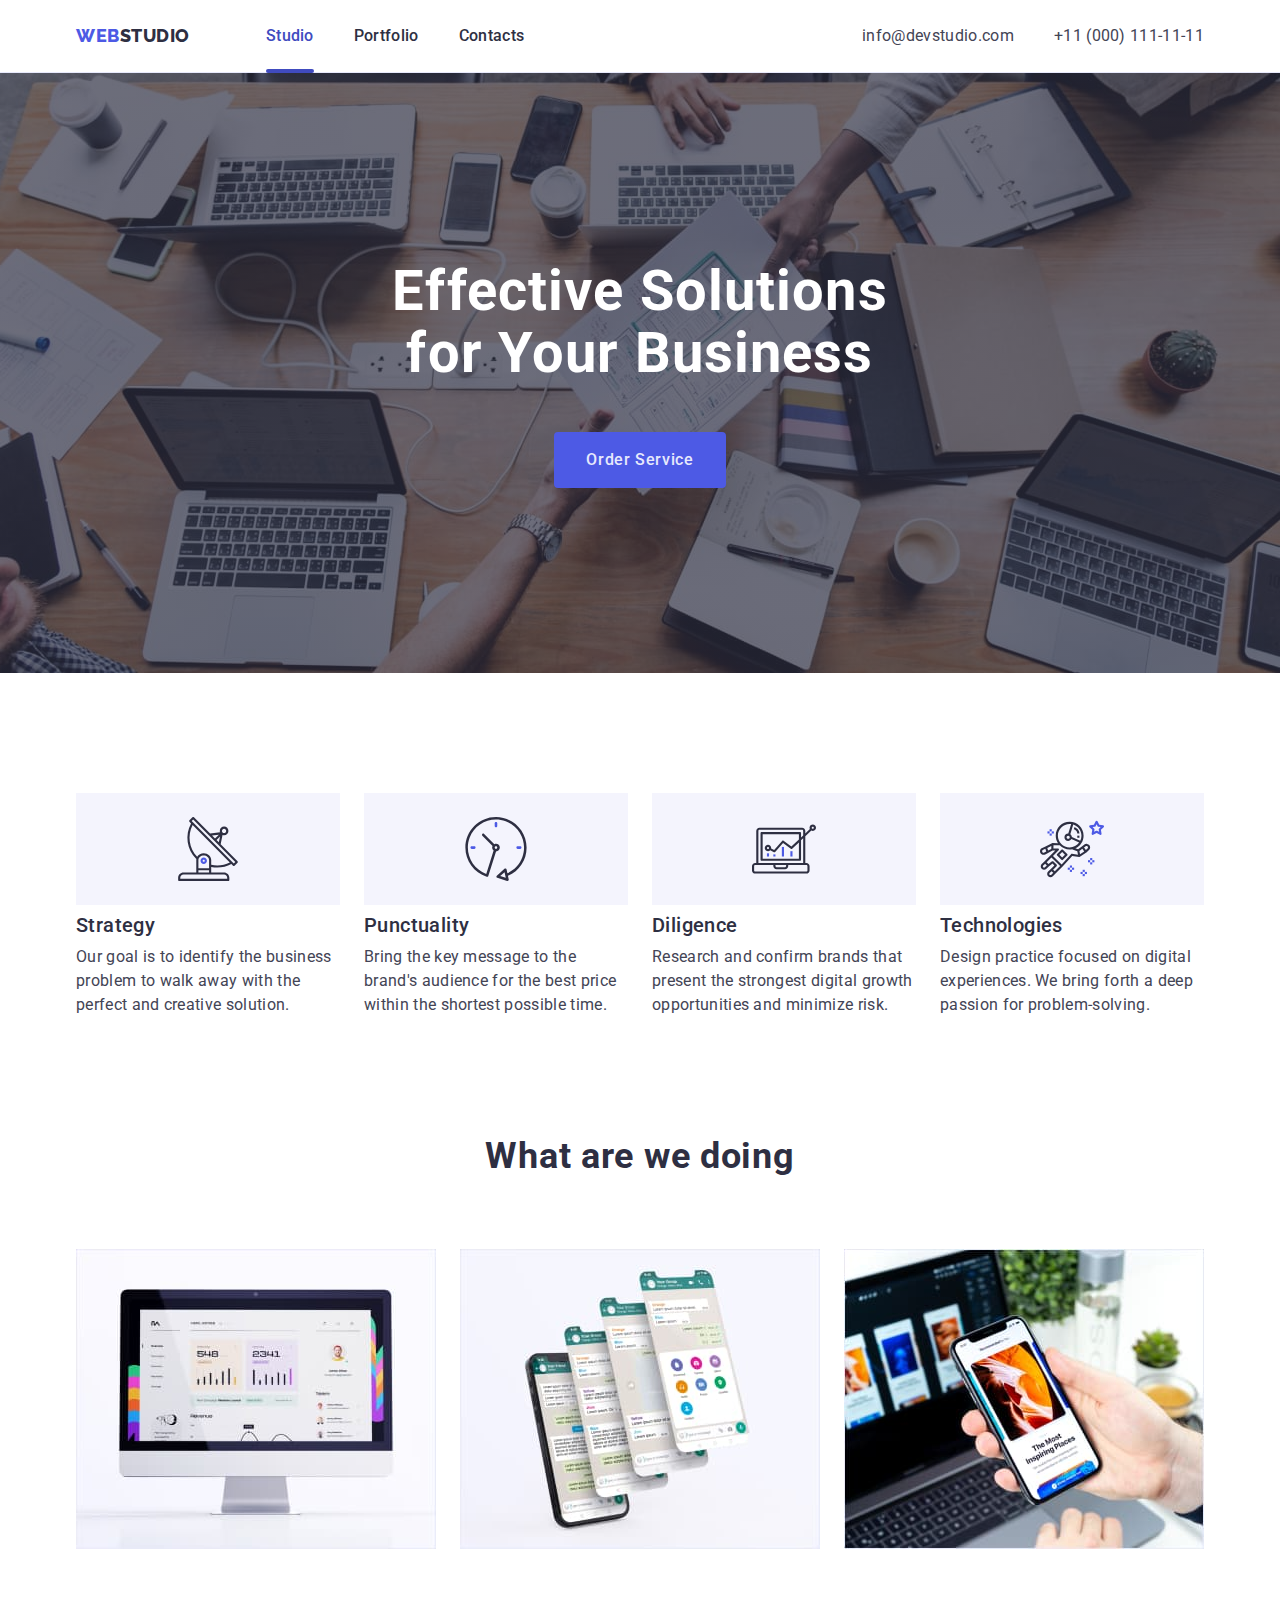
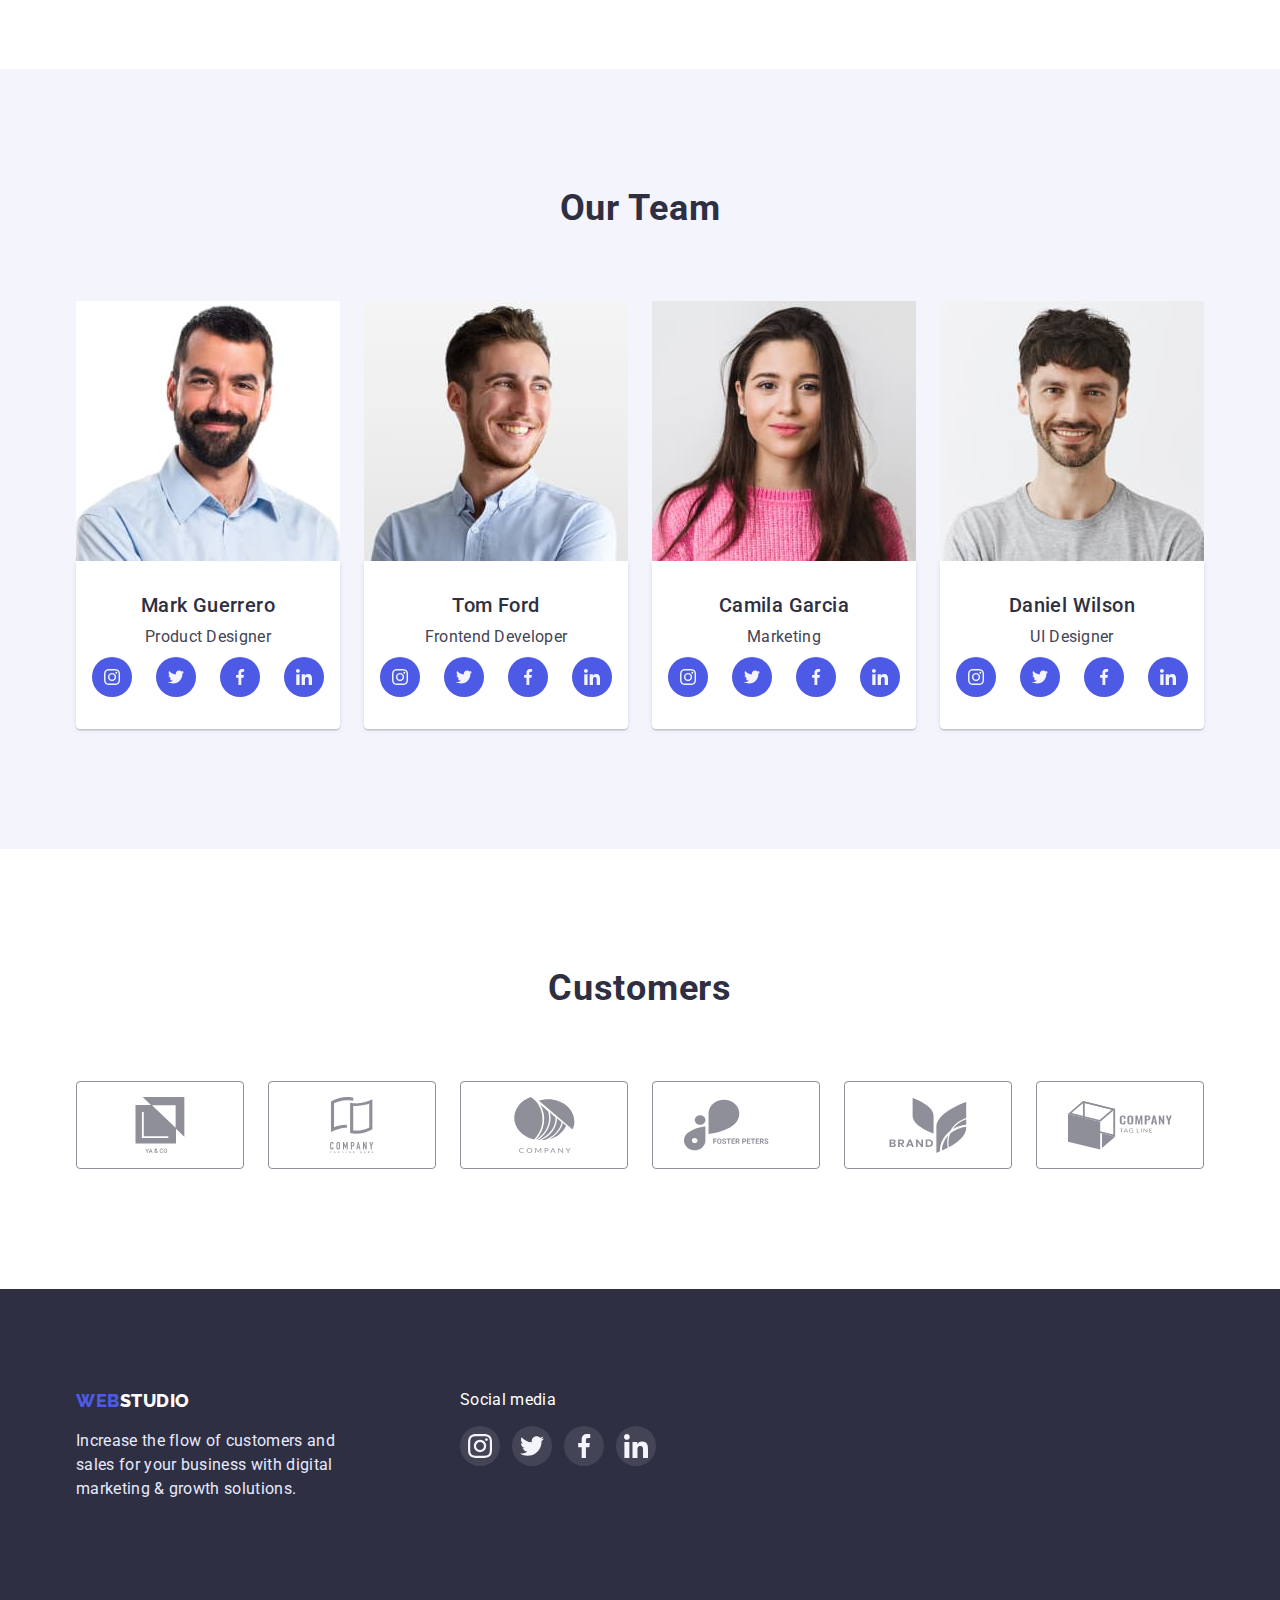
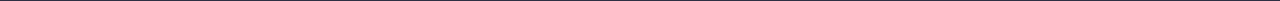
<file: index.html>
<!DOCTYPE html>
<html lang="en">
  <head>
    <meta charset="UTF-8" />
    <meta http-equiv="X-UA-Compatible" content="IE=edge" />
    <meta name="viewport" content="width=device-width, initial-scale=1.0" />

    <link rel="preconnect" href="https://fonts.googleapis.com" />
    <link rel="preconnect" href="https://fonts.gstatic.com" crossorigin />
    <link
      href="https://fonts.googleapis.com/css2?family=Raleway:wght@800&family=Roboto:wght@400;500;700;900&display=swap"
      rel="stylesheet"
    />
    <link
      rel="stylesheet"
      href="https://cdnjs.cloudflare.com/ajax/libs/modern-normalize/1.1.0/modern-normalize.min.css"
    />

    <link rel="stylesheet" href="./css/styles.css" />

    <title>WebStudio</title>
  </head>
  <body>
    <header class="header">
      <div class="container header-container">
        <nav class="header-nav">
          <a class="header-logo" href="./index.html">
            <span class="header-logo-web">Web</span> Studio
          </a>
          <ul class="header-list list">
            <li class="header-item">
              <a href="./index.html" class="header-link link active">Studio</a>
            </li>
            <li class="header-item">
              <a href="./portfolio.html" class="header-link link">Portfolio</a>
            </li>
            <li class="header-item">
              <a href="#" class="header-link link">Contacts</a>
            </li>
          </ul>
        </nav>
        <address class="address">
          
          <ul class="address-list list">
            <li class="address-item">
              <a href="mailto:info@devstudio.com" class="address-link link"
                >info@devstudio.com</a
              >
            </li>
            <li class="address-item">
              <a href="tel:+110001111111" class="address-link link"
                >+11 (000) 111-11-11</a
              >
            </li>
          </ul>
        </address>
      </div>
    </header>

    <main>
      
      <section class="hero-title">
        <div class="container hero-container">
          
          <h1 class="hero-item">Effective Solutions for Your Business</h1>
          <button class="button" type="button" data-modal-open >Order Service</button>
        </div>
      </section>

      <section class="principle">
        <div class="container">
          <h2 class="principle-visually-hidden">Principle of operation</h2>
          
          <ul class="principle-list list">
            <li class="principle-item icon-antena">
              
              <h3 class="principle-caption principle-title">Strategy</h3>
              <p class="principle-text desc">
                Our goal is to identify the business problem to walk away with
                the perfect and creative solution.
              </p>
            </li>
            <li class="principle-item icon-clock">
             
              <h3 class="punctuality-caption principle-title">Punctuality</h3>
              <p class="punctuality-text desc">
                Bring the key message to the brand's audience for the best price
                within the shortest possible time.
              </p>  
            </li>
            <li class="principle-item icon-diagram">
              <h3 class="diligence-caption principle-title">Diligence</h3>
              <p class="diligence-text desc">
                Research and confirm brands that present the strongest digital
                growth opportunities and minimize risk.
              </p>
            </li>
            <li class="principle-item icon-cosmos">
              <h3 class="technologies-caption principle-title">Technologies</h3>
              <p class="technologies-text desc">
                Design practice focused on digital experiences. We bring forth a
                deep passion for problem-solving.
              </p>
            </li>
          </ul>
        
        </div>
      </section>
      <section class="work">
        <div class="container">
          <h2 class="work-caption">What are we doing</h2>
          <ul class="work-list list">
            <li class="work-item">
              <img src="./images/monitor.jpg" alt="monitor" width="360" />
            </li>
            <li class="work-item">
              <img src="./images/display.jpg" alt="display" width="360" />
            </li>
            <li class="work-item">
              <img src="./images/phone.jpg" alt="phone" width="360" />
            </li>
          </ul>
        </div>
      </section>
      <section class="team">
        <div class="container"> 
          <h2 class="team-caption">Our Team</h2>
        <ul class="team-list list">
            <li class="team-item-list">
              <img
                src="./images/img1.jpg"
                
                class="picture"
                alt="MarkGuerrero"
                width="264"
              />
              <div class="team-item">
              <h3 class="name">Mark Guerrero</h3>
              <p class="position">Product Designer</p> 
              <div class="team-icon">
                <ul class="team-list-icon">
                <li class="team-item-icon"><a class="team-link-icon" href=""> <svg class="social-team-icon"width="16" height="16"> <use class="team-social-symbol" href="./images/icons.svg#icon-instagram-2"
                  ></use> </svg></a></li>
                <li class="team-item-icon"><a class="team-link-icon" href=""> <svg class="social-team-icon" width="16" height="16"> <use href="./images/icons.svg#icon-twitter-1"
                  ></use> </svg></a></li>
                <li class="team-item-icon"> <a class="team-link-icon" href=""> <svg class="social-team-icon"width="16" height="16"> <use href="./images/icons.svg#icon-facebook-1"
                  ></use> </svg></a></li>
                <li class="team-item-icon"><a class="team-link-icon" href=""> <svg class="social-team-icon"width="16" height="16"> <use href="./images/icons.svg#icon-linkedin-1"
                  ></use> </svg></a></li></ul>
              
              </div>
            </div>
            </li>
            <li> 
              <img
                src="./images/img2.jpg"
                class="picture"
                alt="TomFord"
                width="264"
              />
              <div class="team-item">  
              <h3 class="name">Tom Ford</h3>
              <p class="position">Frontend Developer</p>
              <div class="team-icon">
                <ul class="team-list-icon">
                  <li class="team-item-icon"><a class="team-link-icon" href=""> <svg class="social-team-icon"width="16" height="16"> <use class="team-social-symbol" href="./images/icons.svg#icon-instagram-2"
                    ></use> </svg></a></li>
                  <li class="team-item-icon"><a class="team-link-icon" href=""> <svg class="social-team-icon" width="16" height="16"> <use href="./images/icons.svg#icon-twitter-1"
                    ></use> </svg></a></li>
                  <li class="team-item-icon"> <a class="team-link-icon" href=""> <svg class="social-team-icon"width="16" height="16"> <use href="./images/icons.svg#icon-facebook-1"
                    ></use> </svg></a></li>
                  <li class="team-item-icon"><a class="team-link-icon" href=""> <svg class="social-team-icon"width="16" height="16"> <use href="./images/icons.svg#icon-linkedin-1"
                    ></use> </svg></a></li></ul>
                    </div>
            </div>
            </li>
            <li>
              <img
                src="./images/img3.jpg"
                class="picture"
                alt="CamilaGarcia"
                width="264"
              />
              <div class="team-item">  
              <h3 class="name">Camila Garcia</h3>
              <p class="position">Marketing</p>
              <div class="team-icon">
                <ul class="team-list-icon">
                  <li class="team-item-icon"><a class="team-link-icon" href=""> <svg class="social-team-icon"width="16" height="16"> <use class="team-social-symbol" href="./images/icons.svg#icon-instagram-2"
                    ></use> </svg></a></li>
                  <li class="team-item-icon"><a class="team-link-icon" href=""> <svg class="social-team-icon" width="16" height="16"> <use href="./images/icons.svg#icon-twitter-1"
                    ></use> </svg></a></li>
                  <li class="team-item-icon"> <a class="team-link-icon" href=""> <svg class="social-team-icon"width="16" height="16"> <use href="./images/icons.svg#icon-facebook-1"
                    ></use> </svg></a></li>
                  <li class="team-item-icon"><a class="team-link-icon" href=""> <svg class="social-team-icon"width="16" height="16"> <use href="./images/icons.svg#icon-linkedin-1"
                    ></use> </svg></a></li></ul>
                    </div>
            </div>
            </li>
            <li>
              <img
                src="./images/img4.jpg"
                class="picture"
                alt="DanielWilson"
                width="264"
              />
              <div class="team-item">  
              <h3 class="name">Daniel Wilson</h3>
              <p class="position">UI Designer</p>
              <div class="team-icon">
                <ul class="team-list-icon">
                  <li class="team-item-icon"><a class="team-link-icon" href=""> <svg class="social-team-icon"width="16" height="16"> <use class="team-social-symbol" href="./images/icons.svg#icon-instagram-2"
                    ></use> </svg></a></li>
                  <li class="team-item-icon"><a class="team-link-icon" href=""> <svg class="social-team-icon" width="16" height="16"> <use href="./images/icons.svg#icon-twitter-1"
                    ></use> </svg></a></li>
                  <li class="team-item-icon"> <a class="team-link-icon" href=""> <svg class="social-team-icon"width="16" height="16"> <use href="./images/icons.svg#icon-facebook-1"
                    ></use> </svg></a></li>
                  <li class="team-item-icon"><a class="team-link-icon" href=""> <svg class="social-team-icon"width="16" height="16"> <use href="./images/icons.svg#icon-linkedin-1"
                    ></use> </svg></a></li></ul>
                    </div>
            </div>
            </li>
          </ul>
        
      </div>
      </section>
      <section class="customers">
        <div class="container">
        <h2 class="customers-title">Customers</h2>
        <ul class="customers-list">
          <li > <a class="customer-link customers-item" href="" >
            <svg class="customers-icon"> <use class="customers-icons" href="./images/icons.svg#icon-group-7" > </use> </svg>
          </a>  </li>
        <li><a class="customers-item customer-link" href="">
          <svg class="customers-icon">
            <use class="customers-icons" href="./images/icons.svg#icon-group-6"> </use>
          </svg>
        </a></li>
        <li> <a class="customer-link customers-item" href="">
        <svg class="customers-icon">
          <use class="customers-icons" href="./images/icons.svg#icon-group-5"> </use>
        </svg>
        </a></li>
        <li><a class="customers-item customer-link" href="">
        <svg class="customers-icon">
          <use class="customers-icons" href="./images/icons.svg#icon-group-4"> </use>
        </svg>
        </a></li>
        <li><a class="customers-item customer-link" href="">
        <svg class="customers-icon">
          <use class="customers-icons" href="./images/icons.svg#icon-group-2"> </use>
        </svg>
        </a></li>
        <li><a class="customers-item customer-link"  href="">
          <svg class="customers-icon">
            <use class="customers-icons" href="./images/icons.svg#icon-group"> </use>
          </svg>
        </a></li>
      </ul>
      </div>
      </section>
    </main>
    <footer class="footer">
      <div class="container footer-container">
        <div class="footer-log-container">
        <a class="footer-logo" href="./index.html">
          <span class="footer-logo-web">Web</span> Studio
        </a>
        <p class="footer-text">
          Increase the flow of customers and sales for your business with
          digital marketing & growth solutions.
        </p></div>
        <div class="social">
          <p class="social-title">Social media</p>
          <ul class="social-list">
            <li class="social-item"> <a href="" class="footer-link"> <svg class="social-icon" width="24" height="24"> <use class="social-icon-footer" href="./images/icons.svg#icon-instagram-2"
              ></use> </svg></a></li>
          <li class="social-item"><a href=""class="footer-link"> <svg class="social-icon"width="24" height="24"> <use class="social-icon-footer" href="./images/icons.svg#icon-twitter-1"
            ></use> </svg></a></li>
          <li class="social-item"> <a href=""class="footer-link"> <svg class="social-icon"width="24" height="24"> <use class="social-icon-footer" href="./images/icons.svg#icon-facebook-1"
            ></use> </svg></a></li>
          <li class="social-item"> <a href=""class="footer-link"> <svg class="social-icon"width="24" height="24"> <use class="social-icon-footer" href="./images/icons.svg#icon-linkedin-1"
            ></use> </svg></a></li></ul>
        </div>
      </div>
    </footer>
    <div class="backdrop is-hidden" data-modal>
      <div class="modal">
        <button type="button"  class="close-btn-modal" data-modal-close>
          <svg class="close-btn-modal-icom" width="8" height="8" > <use href="./images/icons.svg#icon-close-modal"  ></use> </svg>
        </button>

      </div>
    </div>
    <script src="./js/modal.js"></script>
  </body>
</html>
</file>
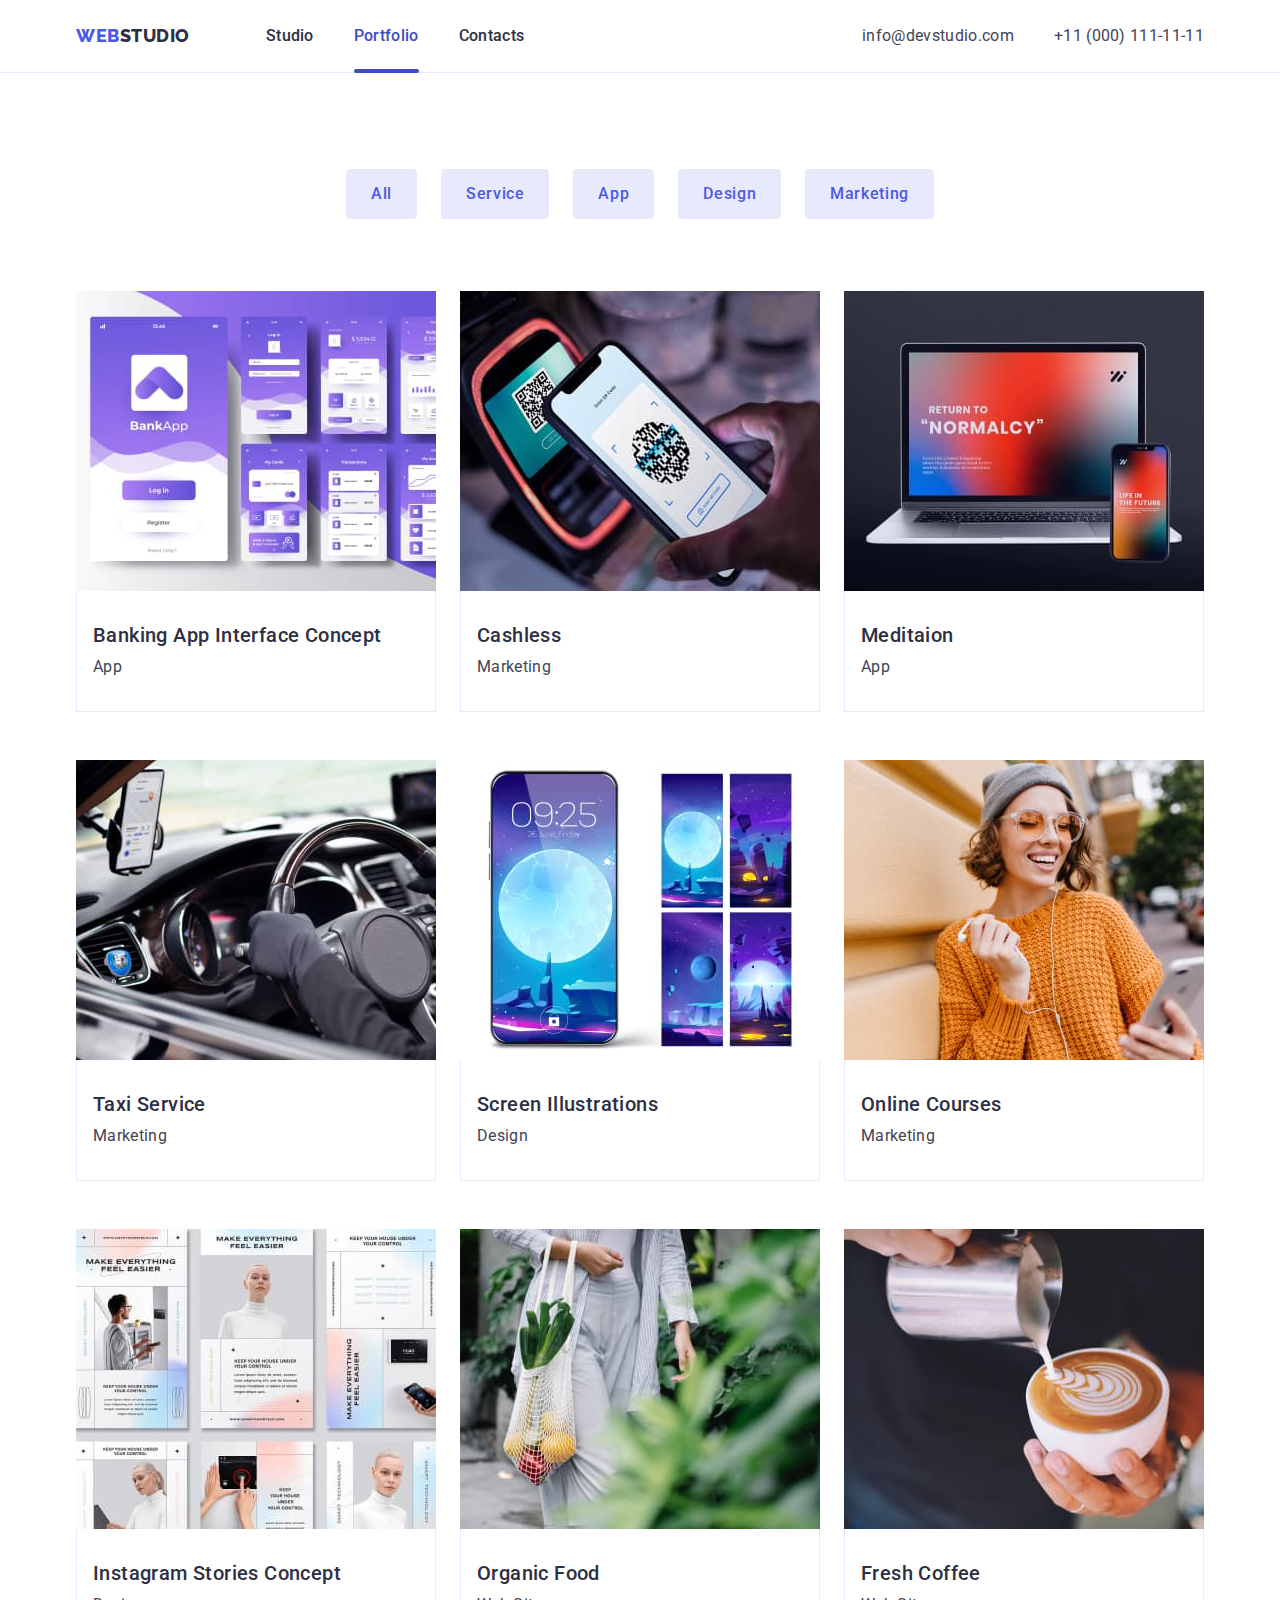
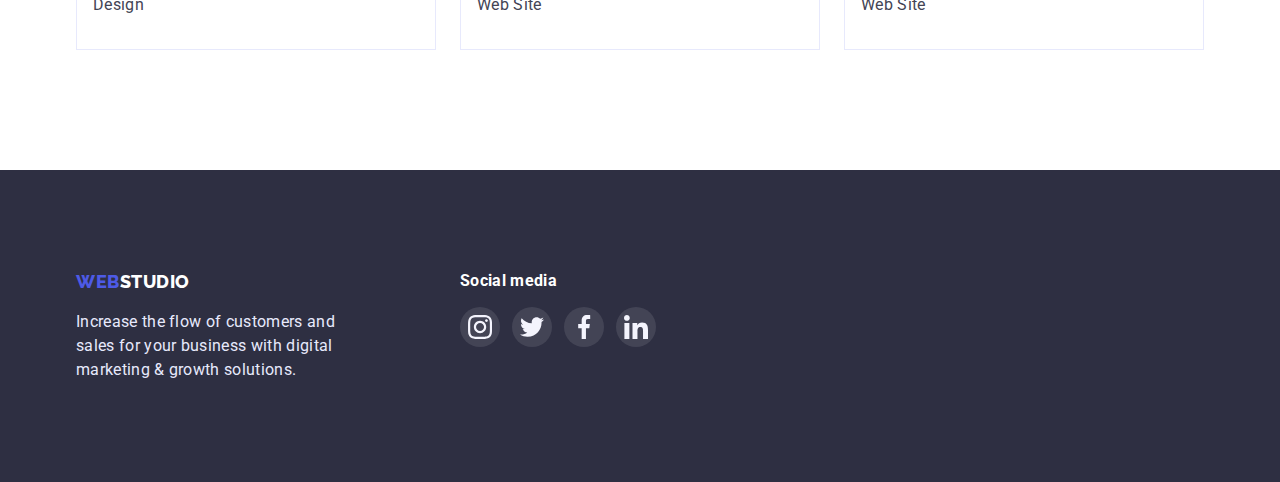
<file: portfolio.html>
<!DOCTYPE html>
<html lang="en">
  <head>
    <meta charset="UTF-8" />
    <meta http-equiv="X-UA-Compatible" content="IE=edge" />
    <meta name="viewport" content="width=device-width, initial-scale=1.0" />
    
    <link rel="preconnect" href="https://fonts.googleapis.com" />
    <link rel="preconnect" href="https://fonts.gstatic.com" crossorigin />
    <link
      href="https://fonts.googleapis.com/css2?family=Raleway:wght@800&family=Roboto:wght@400;500;700;900&display=swap"
      rel="stylesheet"
    />

    <link
      rel="stylesheet"
      href="https://cdnjs.cloudflare.com/ajax/libs/modern-normalize/1.1.0/modern-normalize.min.css"
    />

    <link rel="stylesheet" href="./css/styles.css" />
<title>Portfolio</title>
  </head>
  <body>
    <!--Header -->
    <header class="header">
      <div class="container header-container">
        <nav class="header-nav">
          <a class="header-logo" href="./index.html">
            <span class="header-logo-web">Web</span> Studio
          </a>
          <ul class="header-list list">
            <li class="header-item">
              <a href="./index.html" class="header-link link ">Studio</a>
            </li>
            <li class="header-item">
              <a href="./portfolio.html" class="header-link link active">Portfolio</a>
            </li>
            <li class="header-item">
              <a href="#" class="header-link link">Contacts</a>
            </li>
          </ul>
        </nav>
        <address class="address">
    
          <ul class="address-list list">
            <li class="address-item">
              <a href="mailto:info@devstudio.com" class="address-link link">info@devstudio.com</a>
            </li>
            <li class="address-item">
              <a href="tel:+110001111111" class="address-link link">+11 (000) 111-11-11</a>
            </li>
          </ul>
        </address>
      </div>
    </header>

    <main>
      <!-- Filters -->
      <section class="filters">
        <div class="container">
          <ul class="filters-list">
            <li class="button-item">
              <button type="button" class="portfolio-btn">All</button>
            </li>
            <li class="button-item">
              <button type="button" class="portfolio-btn">Service</button>
            </li>
            <li class="button-item">
              <button type="button" class="portfolio-btn">App</button>
            </li>
            <li class="button-item">
              <button type="button" class="portfolio-btn">Design</button>
            </li>
            <li class="button-item">
              <button type="button" class="portfolio-btn">Marketing</button>
            </li>
          </ul>
          <!-- Project Card -->
          <h1 class="visually-hidden">Project</h1>
          <ul class="project-list">
            <li class="project-item"> <a class="project-link" href="#">
              <div class="project-card-wrapper"><img
              src="./images/banking.jpg"
              alt="banking"
              width="360"
              height="300">
              <p class="overlay">14 Stylish and User-Friendly App Design Concepts · Task Manager App · Calorie Tracker App · Exotic Fruit Ecommerce App · Cloud Storage App</p> 
            </div>
              
              
              <div class="project-card-content"><h2 class="project-title">Banking App Interface Concept</h2>
              <p class="project-text">App</p></div>
            </a> 
              
            </li>
            <li class="project-item"> <a class="project-link" href="#">
              <div class="project-card-wrapper">
              <img
                src="./images/cashless.jpg"
                alt="cashless"
                width="360"
                height="300">
                <p class="overlay">14 Stylish and User-Friendly App Design Concepts · Task Manager App · Calorie Tracker App · Exotic Fruit Ecommerce App · Cloud Storage App</p> 
              </div>
                <div class="project-card-content"><h2 class="project-title">Cashless</h2>
                <p class="project-text">Marketing</p></div>
              </a>
              
            </li>
            <li class="project-item"> <a class="project-link" href="#">
              <div class="project-card-wrapper">
              
              <img
              src="./images/meditaion.jpg"
              alt="mediation"
              width="360"
              height="300">
              <p class="overlay">14 Stylish and User-Friendly App Design Concepts · Task Manager App · Calorie Tracker App · Exotic Fruit Ecommerce App · Cloud Storage App</p> 
              </div>
              <div class="project-card-content"><h2 class="project-title">Meditaion</h2>
                <p class="project-text">App</p></div></a>
              
              
            </li>
            <li class="project-item"> <a class="project-link" href="">
              <div class="project-card-wrapper">
              <img
              src="./images/taxi.jpg"
              alt="taxi Service"
              width="360"
              height="300">
              <p class="overlay">14 Stylish and User-Friendly App Design Concepts · Task Manager App · Calorie Tracker App · Exotic Fruit Ecommerce App · Cloud Storage App</p> 
            </div>
              <div class="project-card-content"><h2 class="project-title">Taxi Service</h2>
              <p class="project-text">Marketing</p></div></a>
            
              
            </li>
            <li class="project-item"> <a class="project-link" href="#">
              <div class="project-card-wrapper">
              <img
              src="./images/screen.jpg"
              alt="screen illustrations"
              width="360"
              height="300">
              <p class="overlay">14 Stylish and User-Friendly App Design Concepts · Task Manager App · Calorie Tracker App · Exotic Fruit Ecommerce App · Cloud Storage App</p> 
            </div>
            <div class="project-card-content"><h2 class="project-title">Screen Illustrations</h2>
              <p class="project-text">Design</p></div></a>
              
            
            </li>
            <li class="project-item"> <a class="project-link" href="">
              <div class="project-card-wrapper">
              <img
              src="./images/course.jpg"
              alt="online courses"
              width="360"
              height="300"
            />
            <p class="overlay">14 Stylish and User-Friendly App Design Concepts · Task Manager App · Calorie Tracker App · Exotic Fruit Ecommerce App · Cloud Storage App</p> 
            </div>
            <div class="project-card-content"><h2 class="project-title">Online Courses</h2>
              <p class="project-text">Marketing</p></div></a>
              
            
            </li>
            <li class="project-item"> <a class="project-link"  href="">
              <div class="project-card-wrapper">
              <img
              src="./images/instagram.jpg"
              alt="instagram"
              width="360"
              height="300"
            />
            <p class="overlay">14 Stylish and User-Friendly App Design Concepts · Task Manager App · Calorie Tracker App · Exotic Fruit Ecommerce App · Cloud Storage App</p> 
            </div>
            <div class="project-card-content"><h2 class="project-title">Instagram Stories Concept</h2>
              <p class="project-text">Design</p></div></a>
              
            </li>
            <li class="project-item"> <a class="project-link" href="">
              <div class="project-card-wrapper">
              <img
              src="./images/food.jpg"
              alt="organic food"
              width="360"
              height="300"
            />
            <p class="overlay">14 Stylish and User-Friendly App Design Concepts · Task Manager App · Calorie Tracker App · Exotic Fruit Ecommerce App · Cloud Storage App</p> 
            </div>
            <div class="project-card-content"><h2 class="project-title">Organic Food</h2>
              <p class="project-text">Web Site</p></div></a>
              
            </li>
            <li class="project-item"> <a class="project-link" href="">
              <div class="project-card-wrapper">
              <img
              src="./images/coffe.jpg"
              alt="fresh coffe"
              width="360"
              height="300"
            />
            <p class="overlay">14 Stylish and User-Friendly App Design Concepts · Task Manager App · Calorie Tracker App · Exotic Fruit Ecommerce App · Cloud Storage App</p> 
            </div>
            <div class="project-card-content"><h2 class="project-title">Fresh Coffee</h2>
              <p class="project-text">Web Site</p></div></a>
              
            </li>
          </ul>
        </div>
      </section>
    </main>
    <footer class="footer">
      <div class="container footer-container">
        <div class="footer-log-container">
        <a class="footer-logo" href="./index.html">
          <span class="footer-logo-web">Web</span> Studio
        </a>
        <p class="footer-text">
          Increase the flow of customers and sales for your business with
          digital marketing & growth solutions.
        </p></div>
        <div class="social">
          <h2 class="social-title">Social media</h2>
          <ul class="social-list">
            <li class="social-item"> <a href="" class="footer-link"> <svg class="social-icon" width="24" height="24"> <use class="social-icon-footer" href="./images/icons.svg#icon-instagram-2"
              ></use> </svg></a></li>
          <li class="social-item"><a href=""class="footer-link"> <svg class="social-icon"width="24" height="24"> <use class="social-icon-footer" href="./images/icons.svg#icon-twitter-1"
            ></use> </svg></a></li>
          <li class="social-item"> <a href=""class="footer-link"> <svg class="social-icon"width="24" height="24"> <use class="social-icon-footer" href="./images/icons.svg#icon-facebook-1"
            ></use> </svg></a></li>
          <li class="social-item"> <a href=""class="footer-link"> <svg class="social-icon"width="24" height="24"> <use class="social-icon-footer" href="./images/icons.svg#icon-linkedin-1"
            ></use> </svg></a></li></ul>
        </div>
      </div>
    </footer>
  </body>
</html>
</file>
<file: css/styles.css>
:root {
  --primary-brand: #4d5ae5;
  --dark: #2e2f42;
  --success: #31d0aa;
  --text: #434455;
  --accent: #e7e9fc;
  --subtlr-text: #8e8f99;
  --light: #f4f4fd;
  --button-active: #404bbf;
  --white-texcolor: #ffffff;
  --modal-bg: #fcfcfc;
  --timing-funcion: cubic-bezier(0.4, 0, 0.2, 1);
}

body {
  font-family: Roboto, sans-serif;
  color: var(--dark);
  background-color: #ffffff;
  font-size: 16px;
  letter-spacing: 0.02em;
}

h1,
h2,
h3,
h4,
h5,
h6,
p {
  margin: 0;
}

img {
  display: block;
  max-width: 100%;
  height: auto;
}

address {
  font-style: normal;
}

button {
  display: block;
  cursor: pointer;
  border: none;
  border-radius: 4px;
}

ul {
  list-style: none;
  margin: 0;
  padding: 0;
 
}

a {
  text-decoration: none;
}

.container {
  width: 1158px;
  padding: 0 15px;
  margin: 0 auto;
}

.section {
  padding-top: 120px;
  padding-bottom: 120px;
}


.principle-visually-hidden {
  position: absolute;
  width: 1px;
  height: 1px;
  margin: -1px;
  border: 0;
  padding: 0;
  white-space: nowrap;
  clip-path: inset(100%);
  clip: rect(0 0 0 0);
  overflow: hidden;
}

.visually-hidden {
  position: absolute;
  width: 1px;
  height: 1px;
  margin: -1px;
  border: 0;
  padding: 0;
  white-space: nowrap;
  clip-path: inset(100%);
  clip: rect(0 0 0 0);
  overflow: hidden;
}
/* -----Header----- */

.header {
  padding: 24px 0;
  border-bottom: 1px solid #e7e9fc;

  /* background-color: #31d0aa; */
}
  
.header-item{
  
  /* background-color: tomato;
   */
}



.header-logo {
  display: flex;
  margin-right: 76px;

  flex-direction: row;
align-items: center;
  font-family: "Raleway";
  font-weight: 800;
  font-size: 18px;
  line-height: 1.33;
  letter-spacing: 0.03em;
  text-transform: uppercase;
  list-style: none;
  text-decoration: none;
  color: var(--dark);
}

.header-logo-web {
  font-family: "Raleway";
  font-weight: 800;
  font-size: 18px;
  line-height: 1.33;
  letter-spacing: 0.03em;
  text-transform: uppercase;
  color: var(--primary-brand);
}


.header-container{
  display: flex;
  align-items: center;
}

.header-nav {
display: flex;
align-items: center;
  font-weight: 500;
  font-size: 16px;
  line-height: 1.5;
  letter-spacing: 0.02em;
  text-decoration: none;
}

.link {
  text-decoration: none;
  color: var(--dark);
}

.header-link:hover,
.header-link:focus {
  color: var(--primary-brand);
}

.header-list{
  display: flex;
  gap: 40px;
  align-items: center;
  
}
.header-link{
  font-weight: 500;
  font-size: 16px;
  line-height: 1.5;
  letter-spacing: 0.02em;
  transition: color 250ms cubic-bezier(0.4, 0, 0.2, 1);
}

.address {
  margin-left: auto;
  font-style: normal;
  font-weight: 400;
}

.address-link:hover,
.address-link:focus {
  color: var(--primary-brand);

}
.address-list{
display: flex;
gap: 40px;
}
.address-link{
  
  align-items: center;
  font-size: 16px;
  line-height: 1.5;
  letter-spacing: 0.02em;
  color: var(--text);
  transition: color 250ms cubic-bezier(0.4, 0, 0.2, 1);
}
.header-link{
  position: relative;

}


/* ------------------- */
.active {
  color: var(--button-active);
	position: relative;
 }

.active::after {
	content: '';
	position: absolute;
  transform: translate(0, 100%);
	left: 0; bottom: -28px;
	width: 0;
	height: 4px;
  border-radius: 2px;
	background-color: #404BBF;
  transition: transform 250ms cubic-bezier(0.4, 0, 0.2, 1), width 250ms cubic-bezier(0.4, 0, 0.2, 1) ;
}
.active::after {
	width: 100%;
  transform: translate(0, 0);
}

/* Hero */


.hero-title {
  background-color: var(--dark);
  text-align: center;
  padding-top: 188px;
  padding-bottom: 188px;
  
}
.hero-title{
 max-width: 1440px;
  height:600px;
  margin-left: auto;
  margin-right: auto;
  
  background-repeat: no-repeat;
  background-position: center ;
  background-size: cover;
background-image: linear-gradient(rgba(46, 47, 66, 0.7),rgba(46, 47, 66, 0.7) ), url(../images/bg.jpg);
}

.hero-item {
  max-width: 496px;
  text-align: center;
  margin: 0 auto;
  
  margin-bottom: 48px;
  
  color: var(--white-texcolor);
  font-weight: 700;
  font-size: 56px;
  line-height: 1.1;
  letter-spacing: 0.02em;
  
}

.button {
  font-family: inherit;
  color: var(--accent);
  background-color: var(--primary-brand);
  font-weight: 500;
  font-size: 16px;
  line-height: 1.5;
  letter-spacing: 0.04em;
  cursor: pointer;
  border-radius: 4px;
  border: none;
  padding: 16px 32px 16px 32px;
  display: inline;
  min-width: 169px 56px;
  transition: background-color 250ms cubic-bezier(0.4, 0, 0.2, 1),
  color 250ms cubic-bezier(0.4, 0, 0.2, 1);
}
.button:hover,
.button:focus {
  color: var(--accent);
  background-color: var(--button-active);
}

/* Section Principle */
.principle {
  padding: 120px 0;

}


.principle-title {
  margin-bottom: 8px;
  margin-top: 8px;
  font-size: 20px;
  line-height: 1.2;
  letter-spacing: 0.02em;
  font-weight: 500;

}

.desc {
  font-size: 16px;
  line-height: 1.5;
  letter-spacing: 0.02em;
  color: var(--text);
  
}
.principle-list{
  display: flex;
  gap: 24px;
  
}
.principle-item{
  width: 264px;
  
}


.principle-item::before{
display: block;
content: "";
height: 112px;
width: 264px;
background-size: 64px;
background-repeat: no-repeat;
background-position: center ;
background-color:var(--light);

}
.principle-item.icon-antena::before{
background-image: url(../images/antenna.svg);

}
.principle-item.icon-clock::before{
background-image: url(../images/clock.svg);
}

.principle-item.icon-diagram::before{
background-image: url(../images/diagram.svg);
}

.principle-item.icon-cosmos::before{
  background-image: url(../images/astronaut.svg)

}
/* Section work  */

.work-caption,
.team-caption {
  text-align: center;
  margin-bottom: 72px;
  font-weight: 700;
  font-size: 36px;
  line-height: 1.11;
  letter-spacing: 0.02em;
}

.work {
  padding-bottom: 120px;
}
.work-list{
  display: flex;
  flex-wrap: wrap;
  gap: 24px;
}
.work-item{
  flex-basis: calc((100% - 48px) / 3);
}

/* Section Our team */

.team {
  padding-bottom: 120px;
  padding-top: 120px;
  background-color: var(--light);
}

.name {

  margin-bottom: 8px;
  font-weight: 500;
  font-size: 20px;
  line-height: 1.2;
  letter-spacing: 0.02em;
  text-align: center;
  
}

.position {
 
  font-size: 16px;
  line-height: 1.5;
  letter-spacing: 0.02em;
  color: var(--text);
  text-align: center;
}


.team-item{
  width: 264px;
  padding: 32px 0;
  background-color: var(--white-texcolor);
  box-shadow: 0px 1px 6px rgba(46, 47, 66, 0.08), 0px 1px 1px rgba(46, 47, 66, 0.16), 0px 2px 1px rgba(46, 47, 66, 0.08);
border-radius: 0px 0px 4px 4px;
flex-basis: calc((100% - 72px) / 4);
}

.team-list{
display: flex;
gap: 24px;

} 


.team-list-icon{
  display: flex;
  justify-content: center;
  align-items: center;
  gap: 24px;
  margin-top: 8px;
}

.team-link-icon{
  display: flex;
  justify-content: center;
  align-items: center;
  width: 40px;
  height: 40px;
  border-radius: 50px;
  background-color: var(--primary-brand);
  transition: background-color 250ms cubic-bezier(0.4, 0, 0.2, 1);
}

.social-team-icon{
  
  fill: var(--primary-brand);
}

.team-link-icon:hover,
.team-link-icon:focus{
  background-color: var(--button-active);
}


/* -----Section customers */

.customers{
  padding: 120px 0;
}
.customers-title{
  
margin-bottom: 72px; 
  font-weight: 700;
  font-size: 36px;
  line-height: 1.11;
  text-align: center;
  letter-spacing: 0.02em;
  text-transform: capitalize;
}
.customers-list{
  display: flex;
  justify-content: center;
  gap: 24px;
}

.customers-item{
  display: flex;
  align-items: center;
  justify-content: center; 
  width: 168px;
  height: 88px;
 border: 1px solid currentColor;
  border-radius: 4px;
  color: #8E8F99;
  transition: color 250ms cubic-bezier(0.4, 0, 0.2, 1);
}


.customers-icon{
 width: 104px;
 height: 56px;
  fill: currentColor;
}


.customers-item:hover,
.customers-item:focus{
  
  color:  var(--button-active);
  
}


/* Footer */

.footer-container{
display: flex;
justify-content: flex-start;
}
.social{
margin-left: 120px;
}
.social-title{

font-style: Medium;
font-size: 16px;
line-height: 1.33;
color: var(--white-texcolor);
letter-spacing: 0.02em;
margin-bottom: 16px;
}

.social-list{
display: flex;
justify-content: center;
gap: 12px;
}

.footer {
  display: flex;
justify-content: center;
flex-wrap: wrap;
gap: 120px;
padding: 100px 0;
background-color: var(--dark);
  
}


.social-icon{
  width: 24px;
  height: 24px;
  fill: var(--text);
  
}


.footer-link{
  display: flex;
  justify-content: center;
  align-items: center;
  width: 40px;
  height: 40px;
  border-radius: 50px;
  background-color: var(--text);
  transition: background-color 250ms cubic-bezier(0.4, 0, 0.2, 1);
}
.footer-link:hover,
.footer-link:focus{
  background-color: #31D0AA;
}
.footer-logo {
  display: flex;
  margin-bottom: 16px;
  font-family: "Raleway";
  font-weight: 800;
  font-size: 18px;
  line-height: 1.33;
  list-style: none;
  letter-spacing: 0.03em;
  text-transform: uppercase;
  color: var(--white-texcolor);
  list-style: none;
  text-decoration: none;
}

.footer-logo-web {

  font-family: "Raleway";
  font-weight: 800;
  font-size: 18px;
  line-height: 1.33;
  display: flex;
  letter-spacing: 0.03em;
  text-transform: uppercase;
  color: var(--primary-brand);
}

.footer-text {
  margin: 0;
  text-align: left;
  color: var(--accent);
  width: 264px;
  font-size: 16px;
  line-height: 24px;
  letter-spacing: 0.02em;
}

/*--------------------------------------- Portfolio----------------------- */

/* Button */


.portfolio-btn {
  font-family: "Roboto";
  font-style: normal;
  font-weight: 500;
  font-size: 16px;
  line-height: 1.5;
  letter-spacing: 0.04em;
  text-align: center;
  background-color: var(--accent);
  color: var(--primary-brand);
  border: 1px solid var(--accent);
  border-radius: 4px;
  cursor: pointer;
  padding: 12px 24px;
  transition: background-color 250ms cubic-bezier(0.4, 0, 0.2, 1) , color 250ms cubic-bezier(0.4, 0, 0.2, 1), box-shadow 250ms cubic-bezier(0.4, 0, 0.2, 1), border-color 250ms cubic-bezier(0.4, 0, 0.2, 1);
  


}

.filters{
  padding: 96px 0 120px;
}
.filters-list{
  display: flex;
  justify-content: center;
  gap: 24px;
  margin-bottom: 72px;
}

.portfolio-btn:hover,
.portfolio-btn:focus {
  background-color: var(--button-active);
  color: var(--accent);
  border-color: transparent;
  box-shadow: 0px 10px 7px -2px rgba(0,0,0,0.63);
}

.button-item {
  list-style: none;
}
/* -----Project card */


.project-list{
  display: flex;
  flex-wrap: wrap;
  gap: 48px 24px;
 
}

.project-title {
  font-weight: 500;
  font-size: 20px;
  line-height: 1.2;
  letter-spacing: 0.02em;
  text-decoration: none;
  margin-bottom: 8px ;
}

.project-text {
  font-size: 16px;
  line-height: 1.5;
  letter-spacing: 0.02em;
  color: var(--text);
  

}
.project-item {
  list-style: none; 
 
} 

.project-card-content {
  padding: 32px 16px 32px;
  border-left: 1px solid var(--accent);
  border-right: 1px solid var(--accent);
  border-bottom: 1px solid var(--accent);
}

.project-link{
display: block;
color: inherit;

}
.project-link{
  transition: box-shadow 250ms cubic-bezier(0.4, 0, 0.2, 1);
}
.project-link:hover,
 .project-link:focus{
  box-shadow: 4px 4px 3px 0px rgba(125,125,125,1);


}
.project-card-wrapper{
  position: relative;
  overflow: hidden;
}
.overlay{
  position: absolute;
  overflow: auto;
  transform: translate(0, 100%);
  transform: translateY(300px);
  transition: transform 250ms cubic-bezier(0.4, 0, 0.2, 1);
  left: 0;
  top: 0;
  width: 100%;
  height: 100%;
  background-color: rgba(77, 90, 229, 1);
  font-style: Regular;
font-size: 14px;
line-height: 1.5;
color: var(--light);
padding-top: 40px;

padding-left: 32px;
padding-right: 32px;
}
.project-link:hover .overlay,
.project-link:focus .overlay{
  transform: translate(0, 0);
}

/* ----modal window */

.backdrop{
  position: fixed;
  z-index: 100;
  left: 0;
  top: 0;
  width: 100%;
  height: 100%;
  background-color: rgba(46, 47, 66, 0.4);
  transition: opacity 250ms cubic-bezier(0.4, 0, 0.2, 1), visibility 250ms cubic-bezier(0.4, 0, 0.2, 1);
}
.backdrop.is-hidden{
opacity: 0;
visibility: hidden;
pointer-events: none;
}
.modal{
  position: absolute;
  top: 50%;
  left: 50%;
  transform: translate(-50%, -50%);
  width: 408px;
  height: 576px;
  background-color: var(--white-texcolor);
}
.close-btn-modal{
  position: absolute;
  top: 10px;
  right: 10px;
  display: flex;
  justify-content: center;
  align-items: center;
  background-color: #E7E9FC;
  border: 1px solid rgba(0, 0, 0, 0.1);
  box-shadow: 0 4px 4px rgba(0, 0, 0, 0.25);
  width: 24px;
  height: 24px;
  border-radius: 50%;
  padding: 0;
transition: border-color 250ms cubic-bezier(0.4, 0, 0.2, 1);
transition: fill 250ms cubic-bezier(0.4, 0, 0.2, 1);
transition: background-color 250ms cubic-bezier(0.4, 0, 0.2, 1);
}

.close-btn-modal-icom{
  transition: fill 250ms cubic-bezier(0.4, 0, 0.2, 1);
}
.close-btn-modal:hover,
.close-btn-modal:focus{
border-color: var(--button-active);
background-color: var(--button-active); 
fill: var(--white-texcolor);

}
</file>
